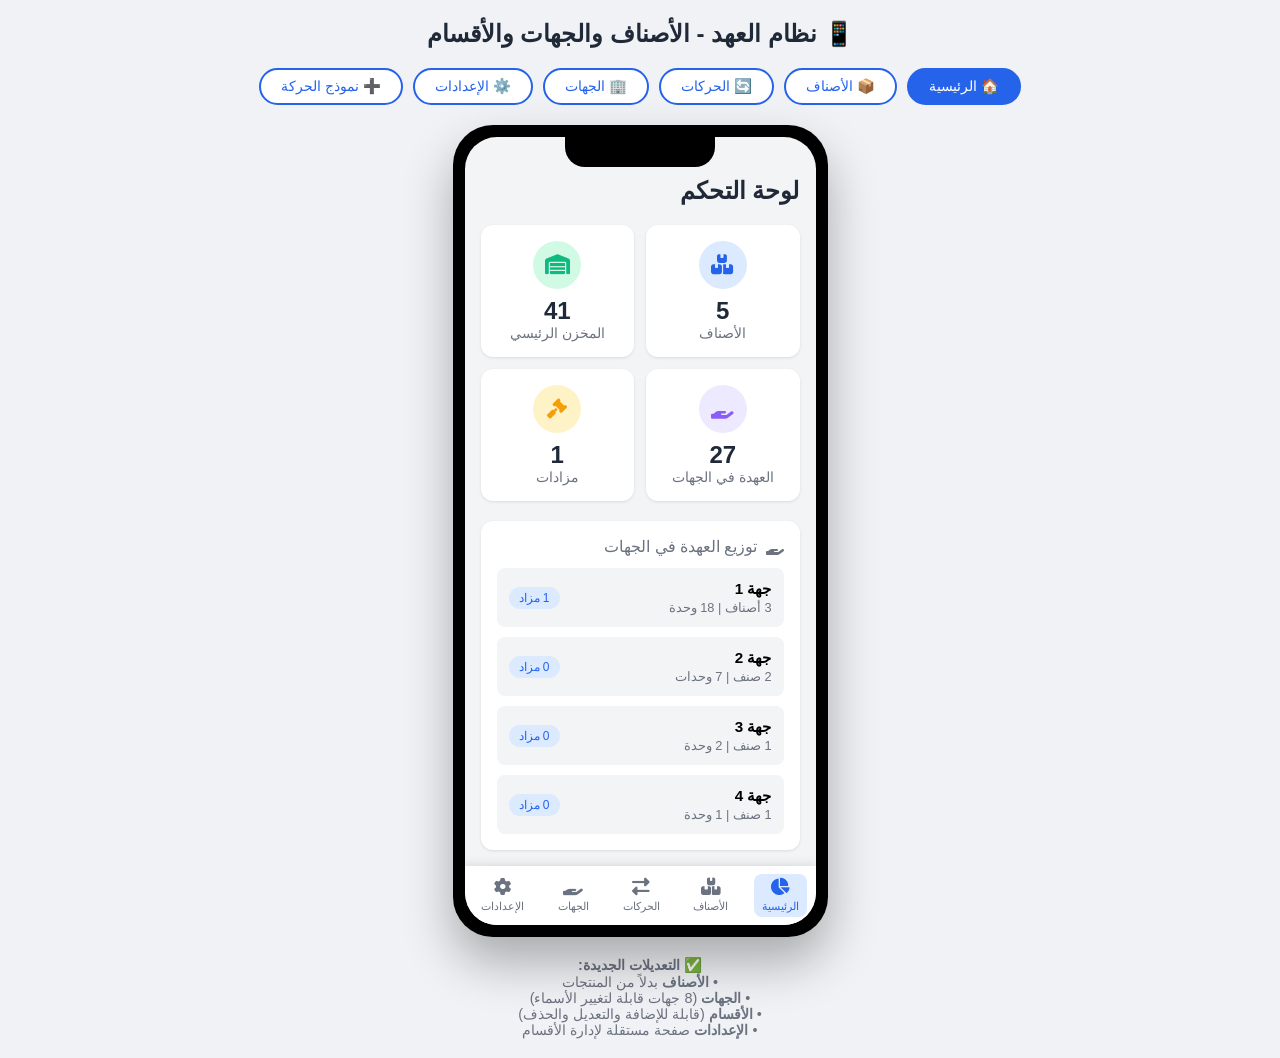
<file: repo/preview.html>
<!DOCTYPE html>
<html lang="ar" dir="rtl">
<head>
    <meta charset="UTF-8">
    <meta name="viewport" content="width=device-width, initial-scale=1.0">
    <title>معاينة - نظام العهد والجهات والأقسام</title>
    <link rel="stylesheet" href="https://cdnjs.cloudflare.com/ajax/libs/font-awesome/6.4.0/css/all.min.css">
    <style>
        * { margin: 0; padding: 0; box-sizing: border-box; }
        body {
            font-family: 'Segoe UI', Tahoma, Geneva, Verdana, sans-serif;
            background: #f0f2f5;
            min-height: 100vh;
            display: flex;
            flex-direction: column;
            align-items: center;
            padding: 20px;
        }

        .preview-title {
            font-size: 1.5rem;
            color: #1f2937;
            margin-bottom: 20px;
            text-align: center;
        }

        .phone-frame {
            width: 375px;
            height: 812px;
            background: #000;
            border-radius: 40px;
            padding: 12px;
            box-shadow: 0 25px 50px rgba(0,0,0,0.3);
            position: relative;
        }

        .phone-screen {
            width: 100%;
            height: 100%;
            background: #f3f4f6;
            border-radius: 32px;
            overflow: hidden;
            position: relative;
            display: flex;
            flex-direction: column;
        }

        .notch {
            position: absolute;
            top: 0;
            left: 50%;
            transform: translateX(-50%);
            width: 150px;
            height: 30px;
            background: #000;
            border-radius: 0 0 20px 20px;
            z-index: 100;
        }

        :root {
            --primary: #2563eb;
            --primary-dark: #1d4ed8;
            --primary-light: #dbeafe;
            --success: #10b981;
            --danger: #ef4444;
            --warning: #f59e0b;
            --purple: #8b5cf6;
            --dark: #1f2937;
            --gray: #6b7280;
            --gray-light: #f3f4f6;
            --white: #ffffff;
            --shadow: 0 1px 3px rgba(0,0,0,0.1);
            --radius: 12px;
            --radius-sm: 8px;
        }

        .app-content {
            flex: 1;
            overflow-y: auto;
            padding: 16px;
            padding-top: 40px;
            padding-bottom: 80px;
        }

        .page-header {
            display: flex;
            justify-content: space-between;
            align-items: center;
            margin-bottom: 20px;
        }
        .page-header h1 { font-size: 1.5rem; color: var(--dark); }

        .stats-grid {
            display: grid;
            grid-template-columns: repeat(2, 1fr);
            gap: 12px;
            margin-bottom: 20px;
        }
        .stat-card {
            background: var(--white);
            border-radius: var(--radius);
            padding: 16px;
            box-shadow: var(--shadow);
            text-align: center;
        }
        .stat-card .stat-icon {
            width: 48px; height: 48px;
            border-radius: 50%;
            display: flex;
            align-items: center;
            justify-content: center;
            margin: 0 auto 8px;
            font-size: 1.25rem;
        }
        .stat-card .stat-icon.blue { background: var(--primary-light); color: var(--primary); }
        .stat-card .stat-icon.green { background: #d1fae5; color: var(--success); }
        .stat-card .stat-icon.orange { background: #fef3c7; color: var(--warning); }
        .stat-card .stat-icon.red { background: #fee2e2; color: var(--danger); }
        .stat-card .stat-icon.purple { background: #ede9fe; color: var(--purple); }
        .stat-card .stat-value { font-size: 1.5rem; font-weight: bold; color: var(--dark); }
        .stat-card .stat-label { font-size: 0.875rem; color: var(--gray); }

        .card {
            background: var(--white);
            border-radius: var(--radius);
            padding: 16px;
            margin-bottom: 16px;
            box-shadow: var(--shadow);
        }
        .card-title {
            font-size: 1rem;
            color: var(--gray);
            margin-bottom: 12px;
            display: flex;
            align-items: center;
            gap: 8px;
        }

        .list-item {
            background: var(--white);
            border-radius: var(--radius);
            padding: 16px;
            box-shadow: var(--shadow);
            display: flex;
            justify-content: space-between;
            align-items: center;
            margin-bottom: 10px;
            cursor: pointer;
        }
        .list-item-info h4 { font-size: 1rem; color: var(--dark); margin-bottom: 4px; }
        .list-item-info p { font-size: 0.875rem; color: var(--gray); }
        .list-item-badge {
            padding: 4px 12px;
            border-radius: 20px;
            font-size: 0.75rem;
            font-weight: 500;
        }
        .badge-in { background: #d1fae5; color: var(--success); }
        .badge-out { background: #fee2e2; color: var(--danger); }
        .badge-transfer { background: var(--primary-light); color: var(--primary); }
        .badge-return { background: #fef3c7; color: var(--warning); }
        .badge-consume { background: #ede9fe; color: var(--purple); }

        .movement-item {
            background: var(--white);
            border-radius: var(--radius);
            padding: 16px;
            box-shadow: var(--shadow);
            margin-bottom: 12px;
        }
        .movement-header {
            display: flex;
            justify-content: space-between;
            align-items: flex-start;
            margin-bottom: 12px;
            padding-bottom: 12px;
            border-bottom: 1px solid var(--gray-light);
        }
        .movement-header h4 { font-size: 1rem; }
        .movement-details {
            display: grid;
            grid-template-columns: repeat(2, 1fr);
            gap: 8px;
            margin-bottom: 12px;
        }
        .movement-detail {
            display: flex;
            align-items: center;
            gap: 6px;
            font-size: 0.875rem;
            color: var(--gray);
        }
        .movement-detail i { color: var(--primary); width: 16px; }
        .movement-images {
            display: grid;
            grid-template-columns: repeat(2, 1fr);
            gap: 8px;
        }
        .movement-image {
            position: relative;
            border-radius: var(--radius-sm);
            overflow: hidden;
            cursor: pointer;
            aspect-ratio: 4/3;
        }
        .movement-image-label {
            position: absolute;
            bottom: 0; left: 0; right: 0;
            background: rgba(0,0,0,0.7);
            color: var(--white);
            padding: 4px 8px;
            font-size: 0.75rem;
            text-align: center;
        }
        .no-image {
            display: flex;
            align-items: center;
            justify-content: center;
            height: 100%;
            background: var(--gray-light);
            color: var(--gray);
            font-size: 0.75rem;
        }

        .product-card {
            background: var(--white);
            border-radius: var(--radius);
            padding: 16px;
            box-shadow: var(--shadow);
            margin-bottom: 12px;
            display: flex;
            gap: 12px;
            align-items: center;
        }
        .product-image {
            width: 60px; height: 60px;
            border-radius: var(--radius-sm);
            background: var(--primary-light);
            display: flex;
            align-items: center;
            justify-content: center;
            flex-shrink: 0;
        }
        .product-image i { font-size: 1.5rem; color: var(--primary); }
        .product-info { flex: 1; }
        .product-info h4 { font-size: 1rem; margin-bottom: 4px; }
        .product-info p { font-size: 0.875rem; color: var(--gray); }
        .product-stock { text-align: center; }
        .product-stock .stock-value { font-size: 1.25rem; font-weight: bold; }
        .product-stock .stock-label { font-size: 0.75rem; color: var(--gray); }
        .stock-low { color: var(--danger); }
        .stock-normal { color: var(--success); }

        .entities-grid {
            display: grid;
            grid-template-columns: repeat(2, 1fr);
            gap: 12px;
        }
        .entity-card {
            background: var(--white);
            border-radius: var(--radius);
            padding: 16px;
            box-shadow: var(--shadow);
            text-align: center;
            cursor: pointer;
        }
        .entity-icon {
            width: 56px; height: 56px;
            border-radius: 50%;
            background: var(--primary-light);
            display: flex;
            align-items: center;
            justify-content: center;
            margin: 0 auto 12px;
        }
        .entity-icon i { font-size: 1.5rem; color: var(--primary); }
        .entity-info h4 { font-size: 1rem; margin-bottom: 4px; }
        .entity-info p { font-size: 0.875rem; color: var(--gray); }
        .entity-stats {
            display: flex;
            justify-content: space-around;
            margin-top: 12px;
            padding-top: 12px;
            border-top: 1px solid var(--gray-light);
        }
        .entity-stat { text-align: center; }
        .entity-stat .stat-num { display: block; font-size: 1.25rem; font-weight: bold; color: var(--dark); }
        .entity-stat .stat-label { font-size: 0.75rem; color: var(--gray); }

        .entity-mini-list {
            display: flex;
            flex-direction: column;
            gap: 10px;
        }
        .entity-mini-item {
            display: flex;
            justify-content: space-between;
            align-items: center;
            padding: 12px;
            background: var(--gray-light);
            border-radius: var(--radius-sm);
            cursor: pointer;
        }
        .entity-mini-info h4 { font-size: 0.95rem; margin-bottom: 2px; }
        .entity-mini-info p { font-size: 0.8rem; color: var(--gray); }
        .entity-mini-badge {
            background: var(--primary-light);
            color: var(--primary);
            padding: 4px 10px;
            border-radius: 12px;
            font-size: 0.75rem;
            font-weight: 500;
        }

        .filter-tabs {
            display: flex;
            gap: 8px;
            margin-bottom: 16px;
            overflow-x: auto;
            padding-bottom: 4px;
        }
        .filter-tab {
            padding: 8px 16px;
            border: 2px solid #e5e7eb;
            background: var(--white);
            border-radius: 20px;
            font-size: 0.875rem;
            font-weight: 500;
            cursor: pointer;
            white-space: nowrap;
            color: var(--gray);
        }
        .filter-tab.active {
            background: var(--primary);
            color: var(--white);
            border-color: var(--primary);
        }

        .filter-chips {
            display: flex;
            gap: 8px;
            margin-bottom: 16px;
            overflow-x: auto;
            padding-bottom: 4px;
        }
        .chip {
            padding: 8px 16px;
            border: 2px solid #e5e7eb;
            background: var(--white);
            border-radius: 20px;
            font-size: 0.875rem;
            font-weight: 500;
            cursor: pointer;
            white-space: nowrap;
            color: var(--gray);
        }
        .chip.active {
            background: var(--primary);
            color: var(--white);
            border-color: var(--primary);
        }

        .report-section {
            background: var(--white);
            border-radius: var(--radius);
            padding: 16px;
            margin-bottom: 16px;
            box-shadow: var(--shadow);
        }
        .report-section h3 {
            font-size: 1rem;
            margin-bottom: 12px;
            display: flex;
            align-items: center;
            gap: 8px;
        }
        .report-row {
            display: flex;
            justify-content: space-between;
            padding: 10px 0;
            border-bottom: 1px solid var(--gray-light);
        }
        .report-row:last-child { border-bottom: none; }
        .report-row .label { color: var(--gray); font-size: 0.875rem; }
        .report-row .value { font-weight: 500; color: var(--dark); }

        .search-bar {
            position: relative;
            margin-bottom: 16px;
        }
        .search-bar input {
            width: 100%;
            padding: 12px 16px 12px 44px;
            border: 2px solid #e5e7eb;
            border-radius: var(--radius-sm);
            font-size: 1rem;
            background: var(--white);
        }
        .search-bar i {
            position: absolute;
            left: 16px;
            top: 50%;
            transform: translateY(-50%);
            color: var(--gray);
        }

        .empty-state {
            text-align: center;
            padding: 40px 20px;
            color: var(--gray);
        }
        .empty-state i { font-size: 3rem; margin-bottom: 12px; opacity: 0.5; }
        .empty-state h3 { font-size: 1.125rem; margin-bottom: 8px; }
        .empty-state p { font-size: 0.875rem; }

        .bottom-nav {
            position: absolute;
            bottom: 0;
            left: 0;
            right: 0;
            background: var(--white);
            display: flex;
            justify-content: space-around;
            padding: 8px 0;
            box-shadow: 0 -2px 10px rgba(0,0,0,0.1);
            z-index: 1000;
            border-radius: 0 0 32px 32px;
        }
        .nav-item {
            display: flex;
            flex-direction: column;
            align-items: center;
            text-decoration: none;
            color: var(--gray);
            padding: 4px 8px;
            border-radius: var(--radius-sm);
            font-size: 0.7rem;
            gap: 4px;
            cursor: pointer;
        }
        .nav-item i { font-size: 1.1rem; }
        .nav-item.active, .nav-item:hover { color: var(--primary); }
        .nav-item.active { background: var(--primary-light); }

        .btn-fab {
            position: absolute;
            bottom: 80px;
            left: 20px;
            width: 56px; height: 56px;
            border-radius: 50%;
            background: var(--primary);
            color: var(--white);
            border: none;
            font-size: 1.5rem;
            box-shadow: 0 10px 25px rgba(0,0,0,0.15);
            z-index: 100;
            display: flex;
            align-items: center;
            justify-content: center;
            cursor: pointer;
        }

        .modal-overlay {
            position: absolute;
            top: 0; left: 0; right: 0; bottom: 0;
            background: rgba(0,0,0,0.5);
            z-index: 2000;
            display: none;
            align-items: flex-end;
            justify-content: center;
        }
        .modal-overlay.active { display: flex; }
        .modal-content {
            background: var(--white);
            width: 100%;
            max-height: 85vh;
            border-radius: var(--radius) var(--radius) 0 0;
            overflow-y: auto;
            animation: slideUp 0.3s ease;
        }
        @keyframes slideUp {
            from { transform: translateY(100%); }
            to { transform: translateY(0); }
        }
        .modal-header {
            display: flex;
            justify-content: space-between;
            align-items: center;
            padding: 16px 20px;
            border-bottom: 1px solid var(--gray-light);
            position: sticky;
            top: 0;
            background: var(--white);
            z-index: 1;
        }
        .modal-header h3 { font-size: 1.125rem; }
        .close-btn {
            background: none; border: none;
            font-size: 1.5rem;
            color: var(--gray);
            cursor: pointer;
            width: 32px; height: 32px;
            display: flex;
            align-items: center;
            justify-content: center;
            border-radius: 50%;
        }
        .form-group {
            margin-bottom: 16px;
            padding: 0 20px;
        }
        .form-group label {
            display: block;
            margin-bottom: 6px;
            font-weight: 500;
            color: var(--dark);
            font-size: 0.875rem;
        }
        .form-group input,
        .form-group select,
        .form-group textarea {
            width: 100%;
            padding: 12px 16px;
            border: 2px solid #e5e7eb;
            border-radius: var(--radius-sm);
            font-size: 1rem;
            font-family: inherit;
        }
        .form-actions {
            display: flex;
            gap: 12px;
            padding: 20px;
            padding-top: 0;
        }
        .btn {
            flex: 1;
            padding: 12px;
            border: none;
            border-radius: var(--radius-sm);
            font-size: 1rem;
            font-weight: 500;
            cursor: pointer;
            text-align: center;
        }
        .btn-primary { background: var(--primary); color: var(--white); }
        .btn-secondary { background: var(--gray-light); color: var(--dark); }
        .btn-small {
            padding: 8px 16px;
            font-size: 0.875rem;
            width: auto;
            display: inline-flex;
        }

        .file-upload {
            position: relative;
            border: 2px dashed #d1d5db;
            border-radius: var(--radius-sm);
            overflow: hidden;
            min-height: 120px;
        }
        .upload-placeholder {
            display: flex;
            flex-direction: column;
            align-items: center;
            justify-content: center;
            padding: 25px 20px;
            cursor: pointer;
            color: var(--gray);
            gap: 8px;
        }
        .upload-placeholder i { font-size: 1.75rem; }
        .upload-placeholder span { font-size: 0.8rem; text-align: center; }

        .image-viewer {
            position: absolute;
            top: 0; left: 0; right: 0; bottom: 0;
            background: rgba(0,0,0,0.95);
            z-index: 3000;
            display: none;
            align-items: center;
            justify-content: center;
            flex-direction: column;
            padding: 20px;
        }
        .image-viewer.active { display: flex; }
        .image-viewer img {
            max-width: 100%;
            max-height: 70vh;
            border-radius: var(--radius-sm);
        }
        .viewer-info {
            margin-top: 16px;
            text-align: center;
        }
        .viewer-info p { color: var(--white); font-size: 1rem; }

        .tab-buttons {
            display: flex;
            gap: 10px;
            margin-bottom: 20px;
            justify-content: center;
            flex-wrap: wrap;
        }
        .tab-btn {
            padding: 8px 20px;
            border: 2px solid var(--primary);
            background: var(--white);
            color: var(--primary);
            border-radius: 20px;
            cursor: pointer;
            font-size: 0.9rem;
            font-weight: 500;
            transition: all 0.2s;
        }
        .tab-btn.active {
            background: var(--primary);
            color: var(--white);
        }

        .page-section { display: none; }
        .page-section.active { display: block; }

        .demo-invoice-1 {
            background: linear-gradient(135deg, #667eea 0%, #764ba2 100%);
            display: flex;
            align-items: center;
            justify-content: center;
            color: white;
            font-size: 0.8rem;
            font-weight: bold;
            height: 100%;
        }
        .demo-invoice-2 {
            background: linear-gradient(135deg, #f093fb 0%, #f5576c 100%);
            display: flex;
            align-items: center;
            justify-content: center;
            color: white;
            font-size: 0.8rem;
            font-weight: bold;
            height: 100%;
        }

        .categories-list {
            display: flex;
            flex-direction: column;
            gap: 10px;
        }
        .category-item {
            display: flex;
            justify-content: space-between;
            align-items: center;
            padding: 14px 16px;
            background: var(--white);
            border-radius: var(--radius-sm);
            box-shadow: var(--shadow);
        }
        .category-name {
            font-size: 1rem;
            font-weight: 500;
            color: var(--dark);
        }
        .category-actions {
            display: flex;
            gap: 8px;
        }
        .btn-icon {
            width: 36px;
            height: 36px;
            border-radius: 50%;
            border: none;
            background: var(--primary-light);
            color: var(--primary);
            cursor: pointer;
            display: flex;
            align-items: center;
            justify-content: center;
        }
        .btn-icon.danger {
            background: #fee2e2;
            color: var(--danger);
        }
    </style>
</head>
<body>

    <h1 class="preview-title">📱 نظام العهد - الأصناف والجهات والأقسام</h1>

    <div class="tab-buttons">
        <button class="tab-btn active" onclick="showPage('dashboard')">🏠 الرئيسية</button>
        <button class="tab-btn" onclick="showPage('products')">📦 الأصناف</button>
        <button class="tab-btn" onclick="showPage('movements')">🔄 الحركات</button>
        <button class="tab-btn" onclick="showPage('entities')">🏢 الجهات</button>
        <button class="tab-btn" onclick="showPage('settings')">⚙️ الإعدادات</button>
        <button class="tab-btn" onclick="showPage('modal')">➕ نموذج الحركة</button>
    </div>

    <div class="phone-frame">
        <div class="phone-screen">
            <div class="notch"></div>

            <!-- ===== DASHBOARD PAGE ===== -->
            <div class="page-section active" id="page-dashboard">
                <div class="app-content">
                    <div class="page-header">
                        <h1>لوحة التحكم</h1>
                    </div>

                    <div class="stats-grid">
                        <div class="stat-card">
                            <div class="stat-icon blue"><i class="fas fa-boxes"></i></div>
                            <div class="stat-value">5</div>
                            <div class="stat-label">الأصناف</div>
                        </div>
                        <div class="stat-card">
                            <div class="stat-icon green"><i class="fas fa-warehouse"></i></div>
                            <div class="stat-value">41</div>
                            <div class="stat-label">المخزن الرئيسي</div>
                        </div>
                        <div class="stat-card">
                            <div class="stat-icon purple"><i class="fas fa-hand-holding"></i></div>
                            <div class="stat-value">27</div>
                            <div class="stat-label">العهدة في الجهات</div>
                        </div>
                        <div class="stat-card">
                            <div class="stat-icon orange"><i class="fas fa-gavel"></i></div>
                            <div class="stat-value">1</div>
                            <div class="stat-label">مزادات</div>
                        </div>
                    </div>

                    <div class="card">
                        <div class="card-title"><i class="fas fa-hand-holding"></i> توزيع العهدة في الجهات</div>
                        <div class="entity-mini-list">
                            <div class="entity-mini-item">
                                <div class="entity-mini-info">
                                    <h4>جهة 1</h4>
                                    <p>3 أصناف | 18 وحدة</p>
                                </div>
                                <span class="entity-mini-badge">1 مزاد</span>
                            </div>
                            <div class="entity-mini-item">
                                <div class="entity-mini-info">
                                    <h4>جهة 2</h4>
                                    <p>2 صنف | 7 وحدات</p>
                                </div>
                                <span class="entity-mini-badge">0 مزاد</span>
                            </div>
                            <div class="entity-mini-item">
                                <div class="entity-mini-info">
                                    <h4>جهة 3</h4>
                                    <p>1 صنف | 2 وحدة</p>
                                </div>
                                <span class="entity-mini-badge">0 مزاد</span>
                            </div>
                            <div class="entity-mini-item">
                                <div class="entity-mini-info">
                                    <h4>جهة 4</h4>
                                    <p>1 صنف | 1 وحدة</p>
                                </div>
                                <span class="entity-mini-badge">0 مزاد</span>
                            </div>
                        </div>
                    </div>

                    <div class="card">
                        <div class="card-title"><i class="fas fa-clock"></i> آخر الحركات</div>
                        <div class="list-item">
                            <div class="list-item-info">
                                <h4>ماوس لاسلكي</h4>
                                <p>2024-06-13 | AUC-2024-001</p>
                                <p style="font-size:0.75rem;color:#8b5cf6"><i class="fas fa-hand-holding"></i> جهة 1</p>
                            </div>
                            <span class="list-item-badge badge-consume"><i class="fas fa-gavel"></i> 2</span>
                        </div>
                        <div class="list-item">
                            <div class="list-item-info">
                                <h4>لابتوب Dell</h4>
                                <p>2024-06-12 | TRF-2024-001</p>
                                <p style="font-size:0.75rem;color:#2563eb"><i class="fas fa-arrow-left"></i> جهة 1</p>
                            </div>
                            <span class="list-item-badge badge-transfer"><i class="fas fa-exchange-alt"></i> 3</span>
                        </div>
                    </div>
                </div>
            </div>

            <!-- ===== PRODUCTS PAGE (الأصناف) ===== -->
            <div class="page-section" id="page-products">
                <div class="app-content">
                    <div class="page-header">
                        <h1>الأصناف</h1>
                    </div>

                    <div class="search-bar">
                        <i class="fas fa-search"></i>
                        <input type="text" placeholder="ابحث عن صنف...">
                    </div>

                    <div class="filter-chips">
                        <button class="chip active">الكل</button>
                        <button class="chip">إلكترونيات</button>
                        <button class="chip">إكسسوارات</button>
                        <button class="chip">أثاث مكتبي</button>
                    </div>

                    <div class="product-card">
                        <div class="product-image"><i class="fas fa-laptop"></i></div>
                        <div class="product-info">
                            <h4>لابتوب Dell</h4>
                            <p>LAP-001 | إلكترونيات</p>
                            <p style="font-size:0.75rem;color:#2563eb;margin-top:2px">
                                <i class="fas fa-hand-holding"></i> عهدة في الجهات: 5
                            </p>
                        </div>
                        <div class="product-stock">
                            <div class="stock-value stock-normal">5</div>
                            <div class="stock-label">الرئيسي</div>
                        </div>
                    </div>

                    <div class="product-card">
                        <div class="product-image"><i class="fas fa-mouse"></i></div>
                        <div class="product-info">
                            <h4>ماوس لاسلكي</h4>
                            <p>MOU-001 | إكسسوارات</p>
                            <p style="font-size:0.75rem;color:#2563eb;margin-top:2px">
                                <i class="fas fa-hand-holding"></i> عهدة في الجهات: 23
                            </p>
                        </div>
                        <div class="product-stock">
                            <div class="stock-value stock-normal">20</div>
                            <div class="stock-label">الرئيسي</div>
                        </div>
                    </div>

                    <div class="product-card">
                        <div class="product-image"><i class="fas fa-keyboard"></i></div>
                        <div class="product-info">
                            <h4>كيبورد ميكانيكي</h4>
                            <p>KEY-001 | إكسسوارات</p>
                            <p style="font-size:0.75rem;color:#2563eb;margin-top:2px">
                                <i class="fas fa-hand-holding"></i> عهدة في الجهات: 2
                            </p>
                        </div>
                        <div class="product-stock">
                            <div class="stock-value stock-low">3</div>
                            <div class="stock-label">منخفض!</div>
                        </div>
                    </div>

                    <div class="product-card">
                        <div class="product-image"><i class="fas fa-desktop"></i></div>
                        <div class="product-info">
                            <h4>شاشة 27 بوصة</h4>
                            <p>MON-001 | إلكترونيات</p>
                            <p style="font-size:0.75rem;color:#2563eb;margin-top:2px">
                                <i class="fas fa-hand-holding"></i> عهدة في الجهات: 1
                            </p>
                        </div>
                        <div class="product-stock">
                            <div class="stock-value stock-low">1</div>
                            <div class="stock-label">منخفض!</div>
                        </div>
                    </div>

                    <div class="product-card">
                        <div class="product-image"><i class="fas fa-headphones"></i></div>
                        <div class="product-info">
                            <h4>سماعات رأس</h4>
                            <p>HEA-001 | إكسسوارات</p>
                            <p style="font-size:0.75rem;color:#2563eb;margin-top:2px">
                                <i class="fas fa-hand-holding"></i> عهدة في الجهات: 12
                            </p>
                        </div>
                        <div class="product-stock">
                            <div class="stock-value stock-normal">12</div>
                            <div class="stock-label">الرئيسي</div>
                        </div>
                    </div>
                </div>

                <button class="btn-fab"><i class="fas fa-plus"></i></button>
            </div>

            <!-- ===== MOVEMENTS PAGE ===== -->
            <div class="page-section" id="page-movements">
                <div class="app-content">
                    <div class="page-header">
                        <h1>حركات المخزون</h1>
                    </div>

                    <div class="filter-tabs">
                        <button class="filter-tab active">الكل</button>
                        <button class="filter-tab">استلام</button>
                        <button class="filter-tab">توزيع</button>
                        <button class="filter-tab">مزادات</button>
                    </div>

                    <!-- Movement: Consume (Auction) -->
                    <div class="movement-item">
                        <div class="movement-header">
                            <div>
                                <h4>ماوس لاسلكي</h4>
                                <p style="font-size:0.8rem;color:#8b5cf6;margin-top:4px">
                                    <i class="fas fa-hand-holding"></i> جهة 1 | <i class="fas fa-tag"></i> 150 ر.س
                                </p>
                            </div>
                            <span class="list-item-badge badge-consume"><i class="fas fa-gavel"></i> 2</span>
                        </div>
                        <div class="movement-details">
                            <div class="movement-detail"><i class="fas fa-calendar"></i><span>2024-06-13</span></div>
                            <div class="movement-detail"><i class="fas fa-hashtag"></i><span>AUC-2024-001</span></div>
                            <div class="movement-detail"><i class="fas fa-box"></i><span>استهلاك (مزاد)</span></div>
                            <div class="movement-detail"><i class="fas fa-clock"></i><span>13 يونيو</span></div>
                        </div>
                        <p style="font-size: 0.875rem; color: #6b7280; margin-bottom: 12px;">
                            <i class="fas fa-sticky-note"></i> مزاد علني
                        </p>
                        <div class="movement-images">
                            <div class="movement-image" onclick="showImageViewer('فاتورة 1 - التاريخ: 2024-06-13')">
                                <div class="demo-invoice-1">
                                    <div style="text-align:center">
                                        <i class="fas fa-file-invoice" style="font-size:1.5rem;margin-bottom:5px"></i><br>
                                        فاتورة 1<br><small>التاريخ</small>
                                    </div>
                                </div>
                                <div class="movement-image-label">📎 فاتورة 1 (التاريخ)</div>
                            </div>
                            <div class="movement-image" onclick="showImageViewer('فاتورة 2 - الرقم: AUC-2024-001')">
                                <div class="demo-invoice-2">
                                    <div style="text-align:center">
                                        <i class="fas fa-receipt" style="font-size:1.5rem;margin-bottom:5px"></i><br>
                                        فاتورة 2<br><small>الرقم المرجعي</small>
                                    </div>
                                </div>
                                <div class="movement-image-label">📎 فاتورة 2 (الرقم المرجعي)</div>
                            </div>
                        </div>
                    </div>

                    <!-- Movement: Transfer -->
                    <div class="movement-item">
                        <div class="movement-header">
                            <div>
                                <h4>لابتوب Dell</h4>
                                <p style="font-size:0.8rem;color:#2563eb;margin-top:4px">
                                    <i class="fas fa-arrow-left"></i> جهة 1
                                </p>
                            </div>
                            <span class="list-item-badge badge-transfer"><i class="fas fa-exchange-alt"></i> 3</span>
                        </div>
                        <div class="movement-details">
                            <div class="movement-detail"><i class="fas fa-calendar"></i><span>2024-06-12</span></div>
                            <div class="movement-detail"><i class="fas fa-hashtag"></i><span>TRF-2024-001</span></div>
                            <div class="movement-detail"><i class="fas fa-box"></i><span>توزيع عهدة</span></div>
                            <div class="movement-detail"><i class="fas fa-clock"></i><span>12 يونيو</span></div>
                        </div>
                        <p style="font-size: 0.875rem; color: #6b7280; margin-bottom: 12px;">
                            <i class="fas fa-sticky-note"></i> توزيع عهدة على جهة 1
                        </p>
                        <div class="movement-images">
                            <div class="movement-image">
                                <div class="no-image"><span>لا توجد صورة</span></div>
                                <div class="movement-image-label">فاتورة 1 (التاريخ)</div>
                            </div>
                            <div class="movement-image">
                                <div class="no-image"><span>لا توجد صورة</span></div>
                                <div class="movement-image-label">فاتورة 2 (الرقم المرجعي)</div>
                            </div>
                        </div>
                    </div>
                </div>

                <button class="btn-fab"><i class="fas fa-plus"></i></button>
            </div>

            <!-- ===== ENTITIES PAGE (الجهات) ===== -->
            <div class="page-section" id="page-entities">
                <div class="app-content">
                    <div class="page-header">
                        <h1>الجهات</h1>
                        <button class="btn btn-primary btn-small">
                            <i class="fas fa-edit"></i> تعديل الأسماء
                        </button>
                    </div>

                    <div class="entities-grid">
                        <div class="entity-card">
                            <div class="entity-icon"><i class="fas fa-hand-holding"></i></div>
                            <div class="entity-info">
                                <h4>جهة 1</h4>
                                <p>3 أصناف | 18 وحدة</p>
                            </div>
                            <div class="entity-stats">
                                <div class="entity-stat">
                                    <span class="stat-num">3</span>
                                    <span class="stat-label">حركة</span>
                                </div>
                                <div class="entity-stat">
                                    <span class="stat-num">1</span>
                                    <span class="stat-label">مزاد</span>
                                </div>
                            </div>
                        </div>

                        <div class="entity-card">
                            <div class="entity-icon"><i class="fas fa-hand-holding"></i></div>
                            <div class="entity-info">
                                <h4>جهة 2</h4>
                                <p>2 صنف | 7 وحدات</p>
                            </div>
                            <div class="entity-stats">
                                <div class="entity-stat">
                                    <span class="stat-num">2</span>
                                    <span class="stat-label">حركة</span>
                                </div>
                                <div class="entity-stat">
                                    <span class="stat-num">0</span>
                                    <span class="stat-label">مزاد</span>
                                </div>
                            </div>
                        </div>

                        <div class="entity-card">
                            <div class="entity-icon"><i class="fas fa-hand-holding"></i></div>
                            <div class="entity-info">
                                <h4>جهة 3</h4>
                                <p>1 صنف | 2 وحدة</p>
                            </div>
                            <div class="entity-stats">
                                <div class="entity-stat">
                                    <span class="stat-num">1</span>
                                    <span class="stat-label">حركة</span>
                                </div>
                                <div class="entity-stat">
                                    <span class="stat-num">0</span>
                                    <span class="stat-label">مزاد</span>
                                </div>
                            </div>
                        </div>

                        <div class="entity-card">
                            <div class="entity-icon"><i class="fas fa-hand-holding"></i></div>
                            <div class="entity-info">
                                <h4>جهة 4</h4>
                                <p>1 صنف | 1 وحدة</p>
                            </div>
                            <div class="entity-stats">
                                <div class="entity-stat">
                                    <span class="stat-num">1</span>
                                    <span class="stat-label">حركة</span>
                                </div>
                                <div class="entity-stat">
                                    <span class="stat-num">0</span>
                                    <span class="stat-label">مزاد</span>
                                </div>
                            </div>
                        </div>

                        <div class="entity-card">
                            <div class="entity-icon"><i class="fas fa-hand-holding"></i></div>
                            <div class="entity-info">
                                <h4>جهة 5</h4>
                                <p>0 أصناف | 0 وحدة</p>
                            </div>
                            <div class="entity-stats">
                                <div class="entity-stat">
                                    <span class="stat-num">0</span>
                                    <span class="stat-label">حركة</span>
                                </div>
                                <div class="entity-stat">
                                    <span class="stat-num">0</span>
                                    <span class="stat-label">مزاد</span>
                                </div>
                            </div>
                        </div>

                        <div class="entity-card">
                            <div class="entity-icon"><i class="fas fa-hand-holding"></i></div>
                            <div class="entity-info">
                                <h4>جهة 6</h4>
                                <p>1 صنف | 4 وحدات</p>
                            </div>
                            <div class="entity-stats">
                                <div class="entity-stat">
                                    <span class="stat-num">1</span>
                                    <span class="stat-label">حركة</span>
                                </div>
                                <div class="entity-stat">
                                    <span class="stat-num">0</span>
                                    <span class="stat-label">مزاد</span>
                                </div>
                            </div>
                        </div>

                        <div class="entity-card">
                            <div class="entity-icon"><i class="fas fa-hand-holding"></i></div>
                            <div class="entity-info">
                                <h4>جهة 7</h4>
                                <p>1 صنف | 3 وحدات</p>
                            </div>
                            <div class="entity-stats">
                                <div class="entity-stat">
                                    <span class="stat-num">1</span>
                                    <span class="stat-label">حركة</span>
                                </div>
                                <div class="entity-stat">
                                    <span class="stat-num">0</span>
                                    <span class="stat-label">مزاد</span>
                                </div>
                            </div>
                        </div>

                        <div class="entity-card">
                            <div class="entity-icon"><i class="fas fa-hand-holding"></i></div>
                            <div class="entity-info">
                                <h4>جهة 8</h4>
                                <p>0 أصناف | 0 وحدة</p>
                            </div>
                            <div class="entity-stats">
                                <div class="entity-stat">
                                    <span class="stat-num">0</span>
                                    <span class="stat-label">حركة</span>
                                </div>
                                <div class="entity-stat">
                                    <span class="stat-num">0</span>
                                    <span class="stat-label">مزاد</span>
                                </div>
                            </div>
                        </div>
                    </div>
                </div>
            </div>

            <!-- ===== SETTINGS PAGE (الإعدادات - الأقسام) ===== -->
            <div class="page-section" id="page-settings">
                <div class="app-content">
                    <div class="page-header">
                        <h1>الإعدادات</h1>
                    </div>

                    <div class="report-section">
                        <h3><i class="fas fa-tags"></i> الأقسام</h3>
                        <p style="color:var(--gray);font-size:0.875rem;margin-bottom:12px;">يمكنك إضافة أو تعديل أو حذف الأقسام</p>

                        <div class="categories-list">
                            <div class="category-item">
                                <span class="category-name">إلكترونيات</span>
                                <div class="category-actions">
                                    <button class="btn-icon"><i class="fas fa-edit"></i></button>
                                    <button class="btn-icon danger"><i class="fas fa-trash"></i></button>
                                </div>
                            </div>
                            <div class="category-item">
                                <span class="category-name">إكسسوارات</span>
                                <div class="category-actions">
                                    <button class="btn-icon"><i class="fas fa-edit"></i></button>
                                    <button class="btn-icon danger"><i class="fas fa-trash"></i></button>
                                </div>
                            </div>
                            <div class="category-item">
                                <span class="category-name">أثاث مكتبي</span>
                                <div class="category-actions">
                                    <button class="btn-icon"><i class="fas fa-edit"></i></button>
                                    <button class="btn-icon danger"><i class="fas fa-trash"></i></button>
                                </div>
                            </div>
                        </div>

                        <div class="form-group" style="margin-top:16px;">
                            <label>إضافة قسم جديد</label>
                            <div style="display:flex;gap:8px;">
                                <input type="text" placeholder="اسم القسم الجديد" style="flex:1;">
                                <button class="btn btn-primary" style="width:auto;padding:8px 16px;">
                                    <i class="fas fa-plus"></i> إضافة
                                </button>
                            </div>
                        </div>
                    </div>

                    <div class="report-section">
                        <h3><i class="fas fa-cog"></i> إعدادات المخزون</h3>
                        <div class="form-group">
                            <label>الحد الأدنى للتنبيه</label>
                            <input type="number" value="10" min="1">
                        </div>
                        <button class="btn btn-primary" style="width:100%;">
                            <i class="fas fa-save"></i> حفظ الإعدادات
                        </button>
                    </div>
                </div>
            </div>

            <!-- ===== MODAL PAGE ===== -->
            <div class="page-section" id="page-modal" style="position: relative;">
                <div class="app-content" style="opacity: 0.3; pointer-events: none;">
                    <div class="page-header"><h1>حركات المخزون</h1></div>
                    <div class="movement-item">
                        <div class="movement-header">
                            <h4>ماوس لاسلكي</h4>
                            <span class="list-item-badge badge-consume"><i class="fas fa-gavel"></i> 2</span>
                        </div>
                    </div>
                </div>

                <div class="modal-overlay active" style="position: absolute;">
                    <div class="modal-content">
                        <div class="modal-header">
                            <h3>تسجيل حركة جديدة</h3>
                            <button class="close-btn">&times;</button>
                        </div>
                        <form>
                            <div class="form-group">
                                <label>نوع الحركة *</label>
                                <select>
                                    <option>اختر نوع الحركة</option>
                                    <option>📥 استلام (وارد للرئيسي)</option>
                                    <option>📤 صرف (منصرف من الرئيسي)</option>
                                    <option selected>🔄 توزيع عهدة (للجهة)</option>
                                    <option>↩️ إرجاع عهدة (من الجهة)</option>
                                    <option>🔨 استهلاك عهدة (مزاد)</option>
                                </select>
                            </div>

                            <div class="form-group">
                                <label>الصنف *</label>
                                <select>
                                    <option>اختر الصنف</option>
                                    <option selected>لابتوب Dell (الرئيسي: 5)</option>
                                    <option>ماوس لاسلكي (الرئيسي: 20)</option>
                                    <option>كيبورد ميكانيكي (الرئيسي: 3)</option>
                                </select>
                            </div>

                            <div class="form-group">
                                <label>الكمية *</label>
                                <input type="number" value="3" placeholder="أدخل الكمية">
                            </div>

                            <div class="form-group">
                                <label>التاريخ *</label>
                                <input type="date" value="2024-06-13">
                            </div>

                            <div class="form-group">
                                <label>الرقم المرجعي *</label>
                                <input type="text" value="TRF-2024-001" placeholder="مثال: TRF-2024-001">
                            </div>

                            <div class="form-group">
                                <label>ملاحظات</label>
                                <textarea rows="2" placeholder="ملاحظات إضافية...">توزيع عهدة على جهة 1</textarea>
                            </div>

                            <div class="form-group" style="display:block;">
                                <label>الجهة</label>
                                <select>
                                    <option>اختر الجهة</option>
                                    <option selected>جهة 1</option>
                                    <option>جهة 2</option>
                                    <option>جهة 3</option>
                                    <option>جهة 4</option>
                                    <option>جهة 5</option>
                                    <option>جهة 6</option>
                                    <option>جهة 7</option>
                                    <option>جهة 8</option>
                                </select>
                            </div>

                            <div class="form-group">
                                <label>صورة الفاتورة 1 (مرتبطة بالتاريخ) 📎</label>
                                <div class="file-upload">
                                    <div class="upload-placeholder">
                                        <i class="fas fa-camera"></i>
                                        <span>التقط صورة أو اختر من المعرض</span>
                                    </div>
                                </div>
                            </div>

                            <div class="form-group">
                                <label>صورة الفاتورة 2 (مرتبطة بالرقم المرجعي) 📎</label>
                                <div class="file-upload">
                                    <div class="upload-placeholder">
                                        <i class="fas fa-camera"></i>
                                        <span>التقط صورة أو اختر من المعرض</span>
                                    </div>
                                </div>
                            </div>

                            <div class="form-actions">
                                <button type="button" class="btn btn-secondary">إلغاء</button>
                                <button type="button" class="btn btn-primary">حفظ الحركة</button>
                            </div>
                        </form>
                    </div>
                </div>
            </div>

            <!-- Image Viewer -->
            <div class="image-viewer" id="image-viewer" onclick="hideImageViewer()">
                <div style="width:200px;height:250px;background:linear-gradient(135deg, #667eea 0%, #764ba2 100%);border-radius:12px;display:flex;align-items:center;justify-content:center;color:white;flex-direction:column;gap:10px;">
                    <i class="fas fa-file-invoice" style="font-size:3rem"></i>
                    <span style="font-size:1.2rem;font-weight:bold">فاتورة</span>
                </div>
                <div class="viewer-info">
                    <p id="viewer-caption">فاتورة 1 - التاريخ: 2024-06-13</p>
                </div>
            </div>

            <!-- Bottom Nav -->
            <nav class="bottom-nav">
                <a class="nav-item active" data-page="dashboard"><i class="fas fa-chart-pie"></i><span>الرئيسية</span></a>
                <a class="nav-item" data-page="products"><i class="fas fa-boxes"></i><span>الأصناف</span></a>
                <a class="nav-item" data-page="movements"><i class="fas fa-exchange-alt"></i><span>الحركات</span></a>
                <a class="nav-item" data-page="entities"><i class="fas fa-hand-holding"></i><span>الجهات</span></a>
                <a class="nav-item" data-page="settings"><i class="fas fa-cog"></i><span>الإعدادات</span></a>
            </nav>
        </div>
    </div>

    <p style="margin-top: 20px; color: #6b7280; font-size: 0.9rem; text-align: center; max-width: 600px;">
        ✅ <strong>التعديلات الجديدة:</strong>
        <br>• <strong>الأصناف</strong> بدلاً من المنتجات
        <br>• <strong>الجهات</strong> (8 جهات قابلة لتغيير الأسماء)
        <br>• <strong>الأقسام</strong> (قابلة للإضافة والتعديل والحذف)
        <br>• <strong>الإعدادات</strong> صفحة مستقلة لإدارة الأقسام
    </p>

    <script>
        function showPage(page) {
            document.querySelectorAll('.page-section').forEach(s => s.classList.remove('active'));
            document.querySelectorAll('.tab-btn').forEach(b => b.classList.remove('active'));

            document.getElementById('page-' + page).classList.add('active');
            event.target.classList.add('active');

            document.querySelectorAll('.nav-item').forEach(item => {
                item.classList.toggle('active', item.dataset.page === page);
            });
        }

        function showImageViewer(caption) {
            document.getElementById('viewer-caption').textContent = caption;
            document.getElementById('image-viewer').classList.add('active');
        }

        function hideImageViewer() {
            document.getElementById('image-viewer').classList.remove('active');
        }
    </script>
</body>
</html>
</file>
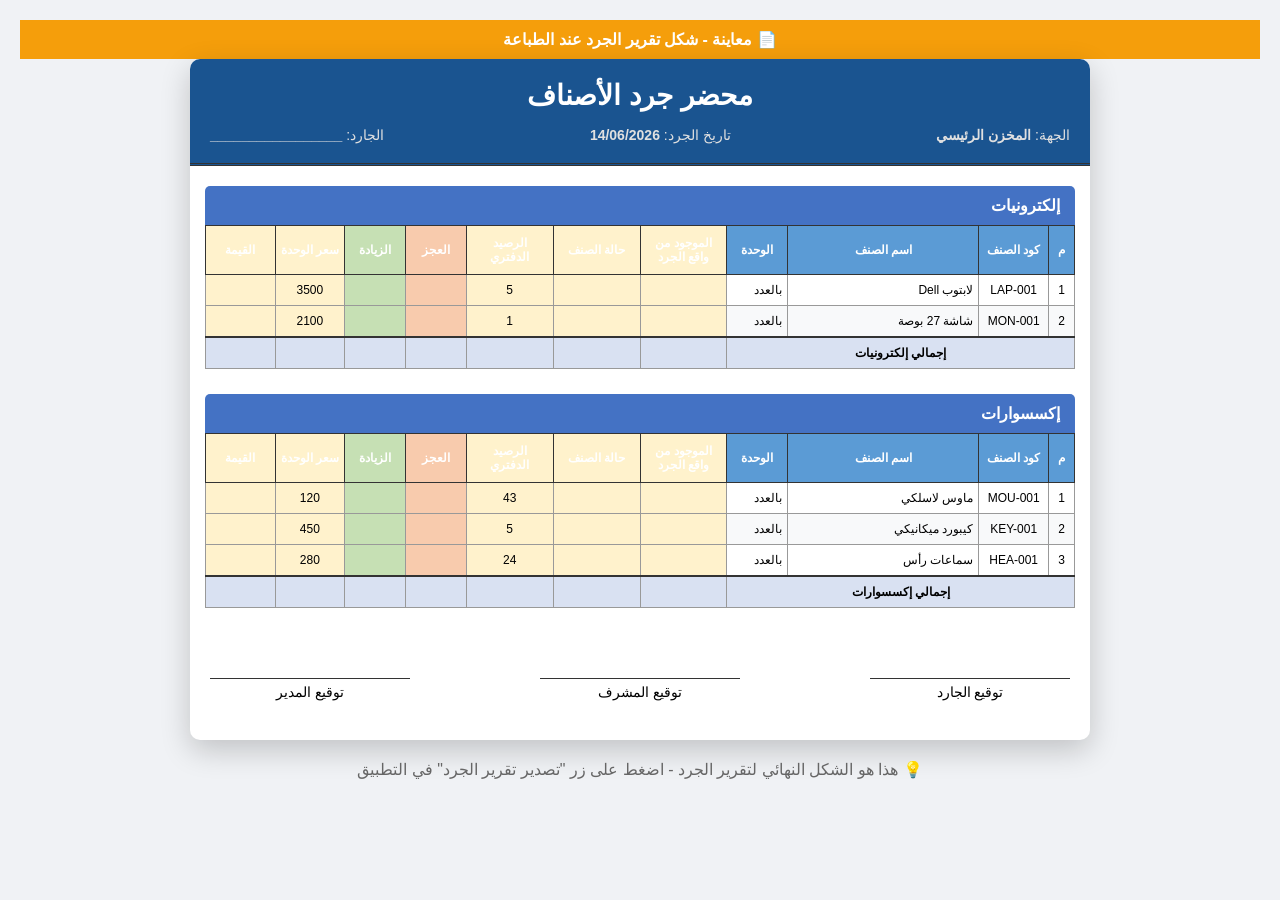
<file: repo/report_preview.html>
<!DOCTYPE html>
<html lang="ar" dir="rtl">
<head>
    <meta charset="UTF-8">
    <title>معاينة - محضر جرد الأصناف</title>
    <style>
        @page { size: A4 landscape; margin: 10mm; }
        * { margin: 0; padding: 0; box-sizing: border-box; }
        body {
            font-family: 'Arial', sans-serif;
            direction: rtl;
            padding: 20px;
            background: #f0f2f5;
        }
        .phone-frame {
            width: 900px;
            margin: 0 auto;
            background: white;
            border-radius: 10px;
            box-shadow: 0 10px 30px rgba(0,0,0,0.2);
            overflow: hidden;
        }
        .report-header {
            text-align: center;
            margin-bottom: 20px;
            border-bottom: 3px double #333;
            padding: 20px;
            background: #1a5490;
            color: white;
        }
        .report-header h1 {
            font-size: 28px;
            margin-bottom: 15px;
        }
        .report-info {
            display: flex;
            justify-content: space-between;
            font-size: 14px;
            color: #e0e0e0;
        }
        .category-section {
            margin-bottom: 25px;
            padding: 0 15px;
        }
        .category-title {
            background: #4472c4;
            color: white;
            padding: 10px 15px;
            font-size: 16px;
            font-weight: bold;
            margin-bottom: 0;
            border-radius: 5px 5px 0 0;
        }
        table {
            width: 100%;
            border-collapse: collapse;
            font-size: 12px;
        }
        th {
            background: #5b9bd5;
            color: white;
            padding: 10px 5px;
            border: 1px solid #333;
            text-align: center;
            font-weight: bold;
        }
        td {
            padding: 8px 5px;
            border: 1px solid #999;
            text-align: center;
        }
        td:nth-child(3), td:nth-child(4) {
            text-align: right;
        }
        .col-num { width: 3%; }
        .col-code { width: 8%; }
        .col-name { width: 22%; }
        .col-unit { width: 7%; }
        .col-actual { width: 10%; background: #fff2cc; }
        .col-status { width: 10%; background: #fff2cc; }
        .col-ledger { width: 10%; background: #fff2cc; }
        .col-deficit { width: 7%; background: #f8cbad; }
        .col-surplus { width: 7%; background: #c6e0b4; }
        .col-price { width: 8%; background: #fff2cc; }
        .col-value { width: 8%; background: #fff2cc; }

        .total-row {
            background: #d9e1f2 !important;
            font-weight: bold;
        }
        .total-row td {
            border-top: 2px solid #333;
        }
        tr:nth-child(even) {
            background: #f8f9fa;
        }
        .signatures {
            margin: 40px 20px;
            display: flex;
            justify-content: space-between;
            font-size: 14px;
        }
        .signature-box {
            text-align: center;
            width: 200px;
        }
        .signature-line {
            border-top: 1px solid #333;
            margin-top: 30px;
            padding-top: 5px;
        }
        .preview-label {
            text-align: center;
            padding: 10px;
            background: #f59e0b;
            color: white;
            font-weight: bold;
        }
    </style>
</head>
<body>
    <div class="preview-label">📄 معاينة - شكل تقرير الجرد عند الطباعة</div>

    <div class="phone-frame">
        <div class="report-header">
            <h1>محضر جرد الأصناف</h1>
            <div class="report-info">
                <span>الجهة: <strong>المخزن الرئيسي</strong></span>
                <span>تاريخ الجرد: <strong>14/06/2026</strong></span>
                <span>الجارد: <strong>_________________</strong></span>
            </div>
        </div>

        <!-- قسم إلكترونيات -->
        <div class="category-section">
            <div class="category-title">إلكترونيات</div>
            <table>
                <thead>
                    <tr>
                        <th class="col-num">م</th>
                        <th class="col-code">كود الصنف</th>
                        <th class="col-name">اسم الصنف</th>
                        <th class="col-unit">الوحدة</th>
                        <th class="col-actual">الموجود من واقع الجرد</th>
                        <th class="col-status">حالة الصنف</th>
                        <th class="col-ledger">الرصيد الدفتري</th>
                        <th class="col-deficit">العجز</th>
                        <th class="col-surplus">الزيادة</th>
                        <th class="col-price">سعر الوحدة</th>
                        <th class="col-value">القيمة</th>
                    </tr>
                </thead>
                <tbody>
                    <tr>
                        <td>1</td>
                        <td>LAP-001</td>
                        <td style="text-align:right">لابتوب Dell</td>
                        <td>بالعدد</td>
                        <td style="background:#fff2cc"></td>
                        <td style="background:#fff2cc"></td>
                        <td style="background:#fff2cc">5</td>
                        <td style="background:#f8cbad"></td>
                        <td style="background:#c6e0b4"></td>
                        <td style="background:#fff2cc">3500</td>
                        <td style="background:#fff2cc"></td>
                    </tr>
                    <tr>
                        <td>2</td>
                        <td>MON-001</td>
                        <td style="text-align:right">شاشة 27 بوصة</td>
                        <td>بالعدد</td>
                        <td style="background:#fff2cc"></td>
                        <td style="background:#fff2cc"></td>
                        <td style="background:#fff2cc">1</td>
                        <td style="background:#f8cbad"></td>
                        <td style="background:#c6e0b4"></td>
                        <td style="background:#fff2cc">2100</td>
                        <td style="background:#fff2cc"></td>
                    </tr>
                    <tr class="total-row">
                        <td colspan="4" style="text-align:center">إجمالي إلكترونيات</td>
                        <td></td>
                        <td></td>
                        <td></td>
                        <td></td>
                        <td></td>
                        <td></td>
                        <td></td>
                    </tr>
                </tbody>
            </table>
        </div>

        <!-- قسم إكسسوارات -->
        <div class="category-section">
            <div class="category-title">إكسسوارات</div>
            <table>
                <thead>
                    <tr>
                        <th class="col-num">م</th>
                        <th class="col-code">كود الصنف</th>
                        <th class="col-name">اسم الصنف</th>
                        <th class="col-unit">الوحدة</th>
                        <th class="col-actual">الموجود من واقع الجرد</th>
                        <th class="col-status">حالة الصنف</th>
                        <th class="col-ledger">الرصيد الدفتري</th>
                        <th class="col-deficit">العجز</th>
                        <th class="col-surplus">الزيادة</th>
                        <th class="col-price">سعر الوحدة</th>
                        <th class="col-value">القيمة</th>
                    </tr>
                </thead>
                <tbody>
                    <tr>
                        <td>1</td>
                        <td>MOU-001</td>
                        <td style="text-align:right">ماوس لاسلكي</td>
                        <td>بالعدد</td>
                        <td style="background:#fff2cc"></td>
                        <td style="background:#fff2cc"></td>
                        <td style="background:#fff2cc">43</td>
                        <td style="background:#f8cbad"></td>
                        <td style="background:#c6e0b4"></td>
                        <td style="background:#fff2cc">120</td>
                        <td style="background:#fff2cc"></td>
                    </tr>
                    <tr>
                        <td>2</td>
                        <td>KEY-001</td>
                        <td style="text-align:right">كيبورد ميكانيكي</td>
                        <td>بالعدد</td>
                        <td style="background:#fff2cc"></td>
                        <td style="background:#fff2cc"></td>
                        <td style="background:#fff2cc">5</td>
                        <td style="background:#f8cbad"></td>
                        <td style="background:#c6e0b4"></td>
                        <td style="background:#fff2cc">450</td>
                        <td style="background:#fff2cc"></td>
                    </tr>
                    <tr>
                        <td>3</td>
                        <td>HEA-001</td>
                        <td style="text-align:right">سماعات رأس</td>
                        <td>بالعدد</td>
                        <td style="background:#fff2cc"></td>
                        <td style="background:#fff2cc"></td>
                        <td style="background:#fff2cc">24</td>
                        <td style="background:#f8cbad"></td>
                        <td style="background:#c6e0b4"></td>
                        <td style="background:#fff2cc">280</td>
                        <td style="background:#fff2cc"></td>
                    </tr>
                    <tr class="total-row">
                        <td colspan="4" style="text-align:center">إجمالي إكسسوارات</td>
                        <td></td>
                        <td></td>
                        <td></td>
                        <td></td>
                        <td></td>
                        <td></td>
                        <td></td>
                    </tr>
                </tbody>
            </table>
        </div>

        <div class="signatures">
            <div class="signature-box">
                <div class="signature-line">توقيع الجارد</div>
            </div>
            <div class="signature-box">
                <div class="signature-line">توقيع المشرف</div>
            </div>
            <div class="signature-box">
                <div class="signature-line">توقيع المدير</div>
            </div>
        </div>
    </div>

    <p style="text-align:center; margin-top:20px; color:#666;">
        💡 هذا هو الشكل النهائي لتقرير الجرد - اضغط على زر "تصدير تقرير الجرد" في التطبيق
    </p>
</body>
</html>
</file>
